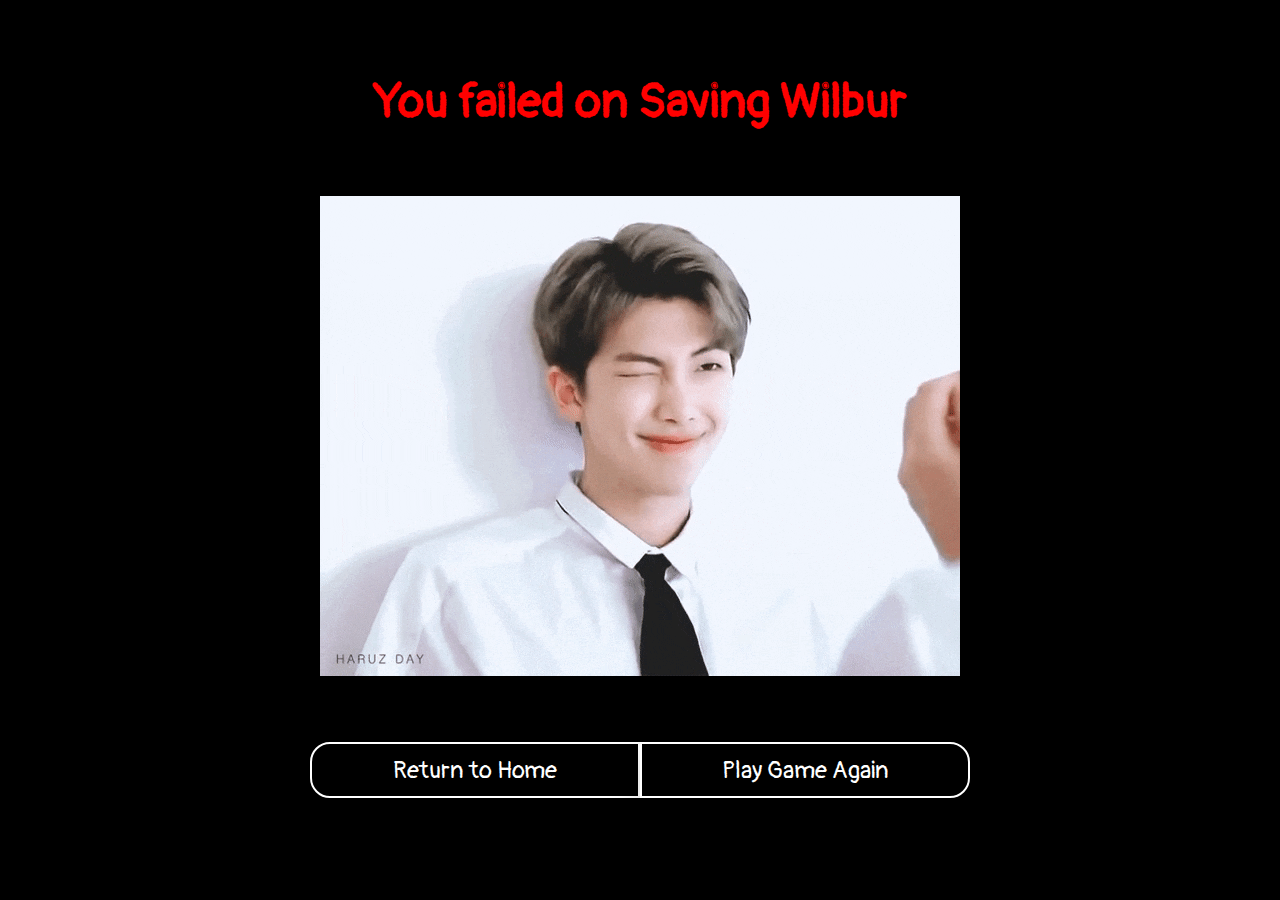
<file: gameEnding-1.html>
<!DOCTYPE html>
<html lang="en">
<head>
    <meta charset="UTF-8">
    <meta http-equiv="X-UA-Compatible" content="IE=edge">
    <meta name="viewport" content="width=device-width, initial-scale=1.0">
    <link rel="stylesheet" href="static/css/gameEnding.css">

    <link rel="apple-touch-icon" sizes="57x57" href="static/favicon/apple-icon-57x57.png">
    <link rel="apple-touch-icon" sizes="60x60" href="static/favicon/apple-icon-60x60.png">
    <link rel="apple-touch-icon" sizes="72x72" href="static/favicon/apple-icon-72x72.png">
    <link rel="apple-touch-icon" sizes="76x76" href="static/favicon/apple-icon-76x76.png">
    <link rel="apple-touch-icon" sizes="114x114" href="static/favicon/apple-icon-114x114.png">
    <link rel="apple-touch-icon" sizes="120x120" href="static/favicon/apple-icon-120x120.png">
    <link rel="apple-touch-icon" sizes="144x144" href="static/favicon/apple-icon-144x144.png">
    <link rel="apple-touch-icon" sizes="152x152" href="static/favicon/apple-icon-152x152.png">
    <link rel="apple-touch-icon" sizes="180x180" href="static/favicon/apple-icon-180x180.png">
    <link rel="icon" type="image/png" sizes="192x192"  href="static/favicon/android-icon-192x192.png">
    <link rel="icon" type="image/png" sizes="32x32" href="static/favicon/favicon-32x32.png">
    <link rel="icon" type="image/png" sizes="96x96" href="static/favicon/favicon-96x96.png">
    <link rel="icon" type="image/png" sizes="16x16" href="static/favicon/favicon-16x16.png">
    <link rel="manifest" href="static/favicon/manifest.json">
    <meta name="msapplication-TileColor" content="#ffffff">
    <meta name="msapplication-TileImage" content="static/favicon/ms-icon-144x144.png">
    <meta name="theme-color" content="#ffffff">

    <title>When Pigs Fly</title>
</head>
<body>
    <main>
        <h1 class="ending-ment">You failed on Saving Wilbur</h1>
        <img class="ending-img" src="static/ending-bad.gif">
        <p>You failed to save Wilbur.</p>
        <div class="button-place">
            <button class="home-button" type="button" onclick="location.href='index.html'">
                Return to Home
            </button>
            <button class="restart-button" type="button" onclick="location.href='game.html'">
                Play Game Again
            </button>
        </div>
    </main>
</body>
</html>
</file>
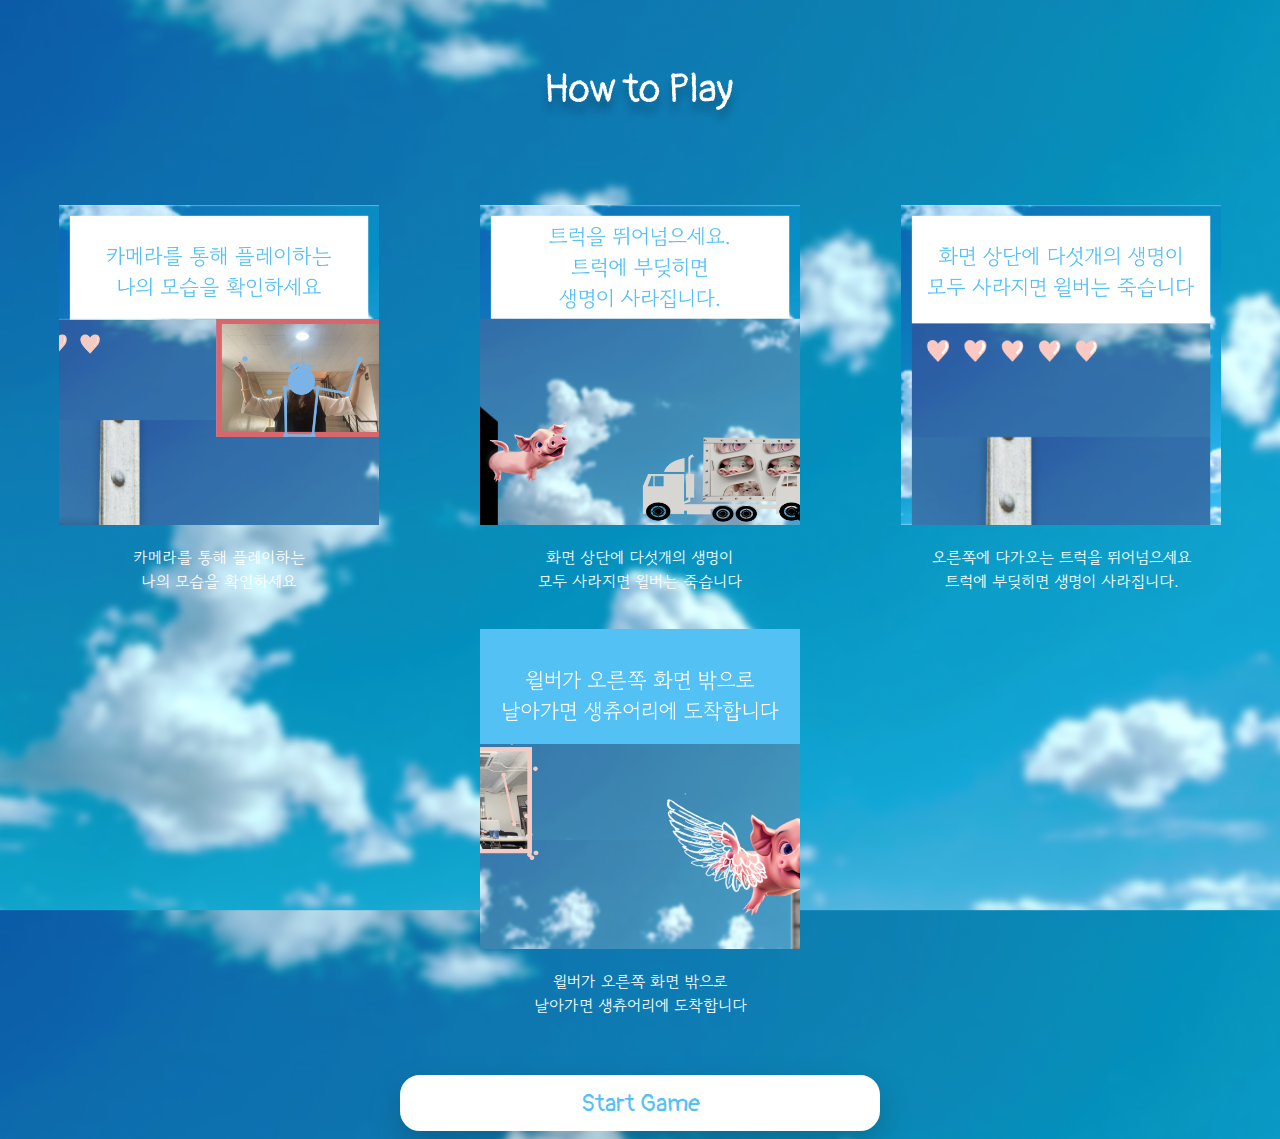
<file: rules-2.html>
<!DOCTYPE html>
<html lang="en">
<head>
    <meta charset="UTF-8">
    <meta http-equiv="X-UA-Compatible" content="IE=edge">
    <meta name="viewport" content="width=device-width, initial-scale=1.0">
    <link rel="stylesheet" href="static/css/rules.css">

    <link rel="apple-touch-icon" sizes="57x57" href="static/favicon/apple-icon-57x57.png">
    <link rel="apple-touch-icon" sizes="60x60" href="static/favicon/apple-icon-60x60.png">
    <link rel="apple-touch-icon" sizes="72x72" href="static/favicon/apple-icon-72x72.png">
    <link rel="apple-touch-icon" sizes="76x76" href="static/favicon/apple-icon-76x76.png">
    <link rel="apple-touch-icon" sizes="114x114" href="static/favicon/apple-icon-114x114.png">
    <link rel="apple-touch-icon" sizes="120x120" href="static/favicon/apple-icon-120x120.png">
    <link rel="apple-touch-icon" sizes="144x144" href="static/favicon/apple-icon-144x144.png">
    <link rel="apple-touch-icon" sizes="152x152" href="static/favicon/apple-icon-152x152.png">
    <link rel="apple-touch-icon" sizes="180x180" href="static/favicon/apple-icon-180x180.png">
    <link rel="icon" type="image/png" sizes="192x192"  href="static/favicon/android-icon-192x192.png">
    <link rel="icon" type="image/png" sizes="32x32" href="static/favicon/favicon-32x32.png">
    <link rel="icon" type="image/png" sizes="96x96" href="static/favicon/favicon-96x96.png">
    <link rel="icon" type="image/png" sizes="16x16" href="static/favicon/favicon-16x16.png">
    <link rel="manifest" href="static/favicon/manifest.json">
    <meta name="msapplication-TileColor" content="#ffffff">
    <meta name="msapplication-TileImage" content="static/favicon/ms-icon-144x144.png">
    <meta name="theme-color" content="#ffffff">

    <title>When Pigs Fly</title>
</head>
<body>
    <head>
        <img class="title" src="static/title-2.png">
    </head>
    <main>
        <div class="step">
            <img class="step-info" src="static/how-1.png">
            <p>카메라를 통해 플레이하는
                <br>나의 모습을 확인하세요</p>
        </div>
        <div class="step">
            <img class="step-info" src="static/how-3.png">
            <p>화면 상단에 다섯개의 생명이
                <br>모두 사라지면 윌버는 죽습니다</p>
        </div>
        <div class="step">
            <img class="step-info" src="static/how-2.png">
            <p>오른쪽에 다가오는 트럭을 뛰어넘으세요<br>트럭에 부딪히면 생명이 사라집니다.</p>
        </div>
        <div class="step">
            <img class="step-info" src="static/how-4.png">
            <p>윌버가 오른쪽 화면 밖으로<br>날아가면 생츄어리에 도착합니다</p>
        </div>
    </main>
    <div class="button-place">
        <button class="skip-button" type="button" onclick="location.href='game.html'">
            Start Game
        </button>

    </div>
</body>
</html>
</file>
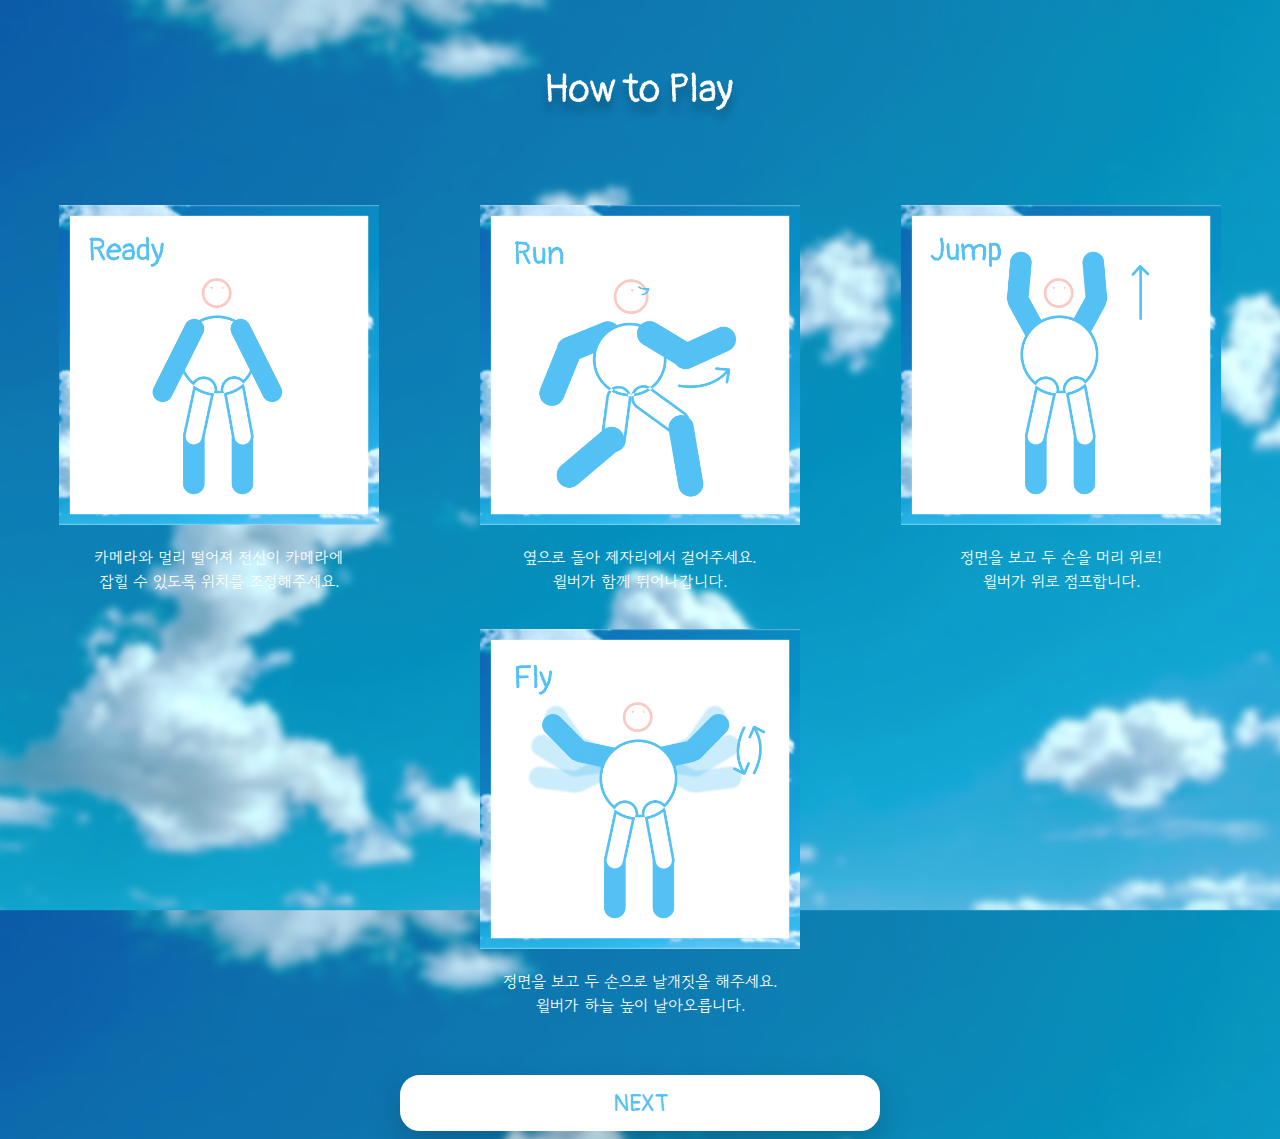
<file: rules.html>
<!DOCTYPE html>
<html lang="en">
<head>
    <meta charset="UTF-8">
    <meta http-equiv="X-UA-Compatible" content="IE=edge">
    <meta name="viewport" content="width=device-width, initial-scale=1.0">
    <link rel="stylesheet" href="static/css/rules.css">

    <link rel="apple-touch-icon" sizes="57x57" href="static/favicon/apple-icon-57x57.png">
    <link rel="apple-touch-icon" sizes="60x60" href="static/favicon/apple-icon-60x60.png">
    <link rel="apple-touch-icon" sizes="72x72" href="static/favicon/apple-icon-72x72.png">
    <link rel="apple-touch-icon" sizes="76x76" href="static/favicon/apple-icon-76x76.png">
    <link rel="apple-touch-icon" sizes="114x114" href="static/favicon/apple-icon-114x114.png">
    <link rel="apple-touch-icon" sizes="120x120" href="static/favicon/apple-icon-120x120.png">
    <link rel="apple-touch-icon" sizes="144x144" href="static/favicon/apple-icon-144x144.png">
    <link rel="apple-touch-icon" sizes="152x152" href="static/favicon/apple-icon-152x152.png">
    <link rel="apple-touch-icon" sizes="180x180" href="static/favicon/apple-icon-180x180.png">
    <link rel="icon" type="image/png" sizes="192x192"  href="static/favicon/android-icon-192x192.png">
    <link rel="icon" type="image/png" sizes="32x32" href="static/favicon/favicon-32x32.png">
    <link rel="icon" type="image/png" sizes="96x96" href="static/favicon/favicon-96x96.png">
    <link rel="icon" type="image/png" sizes="16x16" href="static/favicon/favicon-16x16.png">
    <link rel="manifest" href="static/favicon/manifest.json">
    <meta name="msapplication-TileColor" content="#ffffff">
    <meta name="msapplication-TileImage" content="static/favicon/ms-icon-144x144.png">
    <meta name="theme-color" content="#ffffff">

    <title>When Pigs Fly</title>
</head>
<body>
    <head>
        <img class="title" src="static/title-2.png">
    </head>
    <main>
        <div class="step">
            <img class="step-info" src="static/play-0.png">
            <p>카메라와 멀리 떨어져 전신이 카메라에<br>잡힐 수 있도록 위치를 조정해주세요.</p>
        </div>
        <div class="step">
            <img class="step-info" src="static/play-1.png">
            <p>옆으로 돌아 제자리에서 걸어주세요.<br>윌버가 함께 뛰어나갑니다.</p>
        </div>
        <div class="step">
            <img class="step-info" src="static/play-2.png">
            <p>정면을 보고 두 손을 머리 위로!<br>윌버가 위로 점프합니다.</p>
        </div>
        <div class="step">
            <img class="step-info" src="static/play-3.png">
            <p>정면을 보고 두 손으로 날개짓을 해주세요.<br>윌버가 하늘 높이 날아오릅니다.</p>
        </div>
    </main>
    <div class="button-place">
        <button class="skip-button" type="button" onclick="location.href='rules-2.html'">
            NEXT
        </button>

    </div>
</body>
</html>
</file>
<file: static/css/gameEnding.css>
@import url('https://fonts.googleapis.com/css2?family=Gowun+Dodum&family=Pangolin&display=swap');

body {
    background-color: black;
    box-sizing: border-box;
    display:flex;
    justify-content: center;
    align-items: center;
    flex-direction: column;
    text-align: center;
}

.ending-ment{
    font-size: 3rem;
    font-family: 'Pangolin', cursive;
    color: red;
    display: block;
    margin: 0 auto;
    padding: 4rem;
}

.ending-img{
    display: block;
    margin: 0 auto;
    width: 40rem;
}

.button-place{
    margin-top: 2rem;
    display: flex;
    justify-content: space-around;
    flex-direction: row;
}

button{
    flex: 50%;
    color:white;
    background-color: transparent;
    font-size: 24px;
    top: 90%;
    height: 56px;
    width:20rem;
    margin: 0 auto;
    font-family: 'Pangolin', cursive;
    border: 2px solid white;
    box-shadow: 0 15px 35px rgba(0, 0, 0, 0.2);
    box-shadow: 0 15px 35px rgba(0, 0, 0, 0.2);
}

.home-button{
    border-radius: 20px 0 0 20px;
}
.restart-button{
    border-radius: 0 20px 20px 0;
}

button:hover{
    background-color: white;
    color: black;
}
</file>
<file: static/css/rules.css>
@import url('https://fonts.googleapis.com/css2?family=Gowun+Dodum&family=Pangolin&display=swap');

body {
    background: url("../html-background.png"); 
    background-size: 100%;
    box-sizing: border-box;
    display:flex;
    justify-content: center;
    align-items: center;
    flex-direction: column;
}

.title{
    display: block;
    margin: 0 auto;
    padding: 4rem;
}

main{
    width: 100%;
    display: flex;
    flex-wrap: wrap;
    flex-direction: row;
    border-radius: 30px;
}

.rule-img{
    display: block;
    margin: 0 auto;
    width: 40rem;
}

.step{
    flex:20%;
    text-align: center;
    padding: 10px;
}

.step-info{
    width:20rem;
    margin: 0 auto;

}

p{
    font-size: 16px;
    color: white;
    text-align: center;
    font-family: 'Gowun Dodum', sans-serif;
}

.button-place{
    margin-top: 2rem;
}

.skip-button{
    display: block;
    color:#54C1F4;
    background-color: white;
    font-size: 24px;
    top: 90%;
    height: 56px;
    width:30rem;
    font-family: 'Pangolin', cursive;
    margin:0 auto;
    border-radius: 20px;
    border: 2px solid white;
    box-shadow: 0 15px 35px rgba(0, 0, 0, 0.2);
    box-shadow: 0 15px 35px rgba(0, 0, 0, 0.2);
}
.skip-button:hover{
    background-color: #54C1F4;
    color: white;
}
</file>
